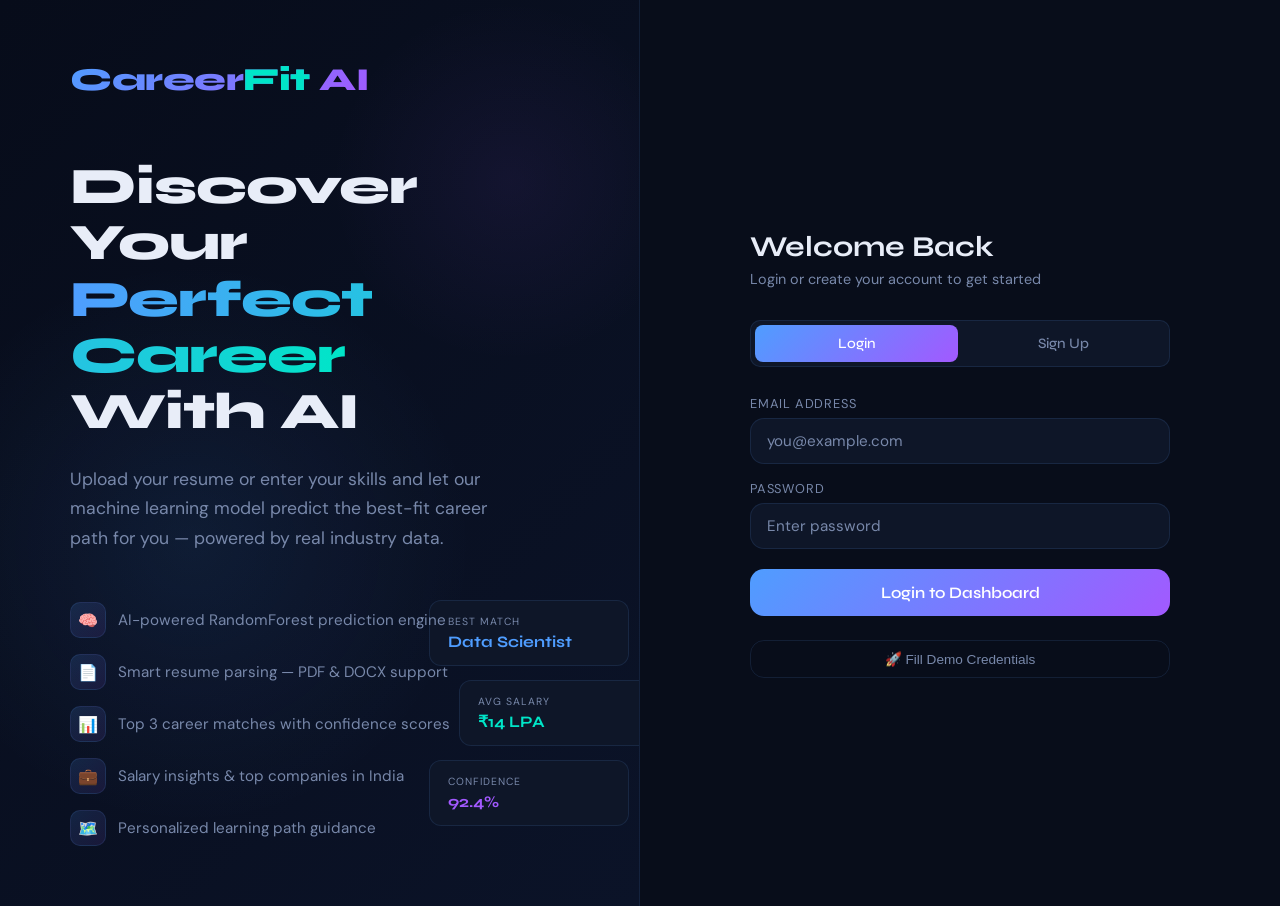
<file: frontend/index.html>
<!DOCTYPE html>
<html lang="en">
<head>
  <meta charset="UTF-8" />
  <meta name="viewport" content="width=device-width, initial-scale=1.0" />
  <title>CareerFit AI — Find Your Perfect Career</title>
  <link rel="stylesheet" href="css/style.css" />
  <link rel="icon" href="data:image/svg+xml,<svg xmlns='http://www.w3.org/2000/svg' viewBox='0 0 100 100'><text y='.9em' font-size='90'>✦</text></svg>" />
</head>
<body>
  <div class="bg-mesh"></div>
  <div class="grid-overlay"></div>
  <div class="particles" id="particles"></div>

  <main class="page login-page">

    <!-- Hero / Info Side -->
    <section class="hero-side">
      <div class="brand">Career<span>Fit</span> AI</div>

      <h1 class="hero-headline">
        Discover Your<br>
        <span class="highlight">Perfect Career</span><br>
        With AI
      </h1>

      <p class="hero-sub">
        Upload your resume or enter your skills and let our machine learning model
        predict the best-fit career path for you — powered by real industry data.
      </p>

      <ul class="features-list">
        <li>
          <span class="feature-icon">🧠</span>
          AI-powered RandomForest prediction engine
        </li>
        <li>
          <span class="feature-icon">📄</span>
          Smart resume parsing — PDF &amp; DOCX support
        </li>
        <li>
          <span class="feature-icon">📊</span>
          Top 3 career matches with confidence scores
        </li>
        <li>
          <span class="feature-icon">💼</span>
          Salary insights &amp; top companies in India
        </li>
        <li>
          <span class="feature-icon">🗺️</span>
          Personalized learning path guidance
        </li>
      </ul>

      <!-- Floating mini cards -->
      <div class="floating-cards">
        <div class="mini-card">
          <div class="mc-label">Best Match</div>
          <div class="mc-value accent">Data Scientist</div>
        </div>
        <div class="mini-card">
          <div class="mc-label">Avg Salary</div>
          <div class="mc-value accent3">₹14 LPA</div>
        </div>
        <div class="mini-card">
          <div class="mc-label">Confidence</div>
          <div class="mc-value accent2">92.4%</div>
        </div>
      </div>
    </section>

    <!-- Auth Side -->
    <section class="auth-side">
      <div class="auth-card fade-in">
        <h2>Welcome Back</h2>
        <p class="subtitle">Login or create your account to get started</p>

        <!-- Tabs -->
        <div class="auth-tabs">
          <button class="auth-tab active" id="loginTab">Login</button>
          <button class="auth-tab" id="signupTab">Sign Up</button>
        </div>

        <!-- Login Form -->
        <form class="auth-form active" id="loginForm" novalidate>
          <div id="loginError" class="alert alert-error"></div>

          <div class="form-group">
            <label for="loginEmail">Email Address</label>
            <input type="email" id="loginEmail" placeholder="you@example.com" autocomplete="email" />
          </div>

          <div class="form-group">
            <label for="loginPassword">Password</label>
            <input type="password" id="loginPassword" placeholder="Enter password" autocomplete="current-password" />
          </div>

          <button type="submit" class="btn-primary">Login to Dashboard</button>
          <button type="button" class="btn-demo" id="demoLogin">🚀 Fill Demo Credentials</button>
        </form>

        <!-- Signup Form -->
        <form class="auth-form" id="signupForm" novalidate>
          <div id="signupError" class="alert alert-error"></div>
          <div id="signupSuccess" class="alert alert-success"></div>

          <div class="form-group">
            <label for="signupName">Full Name</label>
            <input type="text" id="signupName" placeholder="Your full name" autocomplete="name" />
          </div>

          <div class="form-group">
            <label for="signupEmail">Email Address</label>
            <input type="email" id="signupEmail" placeholder="you@example.com" autocomplete="email" />
          </div>

          <div class="form-group">
            <label for="signupPassword">Password</label>
            <input type="password" id="signupPassword" placeholder="Min 6 characters" autocomplete="new-password" />
          </div>

          <div class="form-group">
            <label for="signupConfirm">Confirm Password</label>
            <input type="password" id="signupConfirm" placeholder="Repeat password" autocomplete="new-password" />
          </div>

          <button type="submit" class="btn-primary">Create Account</button>
        </form>
      </div>
    </section>

  </main>

  <script src="js/api.js"></script>
  <script src="js/login.js"></script>
  <script>
    // Generate particles
    const container = document.getElementById('particles');
    for (let i = 0; i < 20; i++) {
      const p = document.createElement('div');
      p.className = 'particle';
      const size = Math.random() * 4 + 2;
      p.style.cssText = `
        width: ${size}px; height: ${size}px;
        left: ${Math.random() * 100}%;
        animation-delay: ${Math.random() * 12}s;
        animation-duration: ${10 + Math.random() * 8}s;
        background: ${['#4f9dff','#a259ff','#00e5c8'][Math.floor(Math.random()*3)]};
      `;
      container.appendChild(p);
    }
  </script>
</body>
</html>
</file>
<file: frontend/css/style.css>
/* ── CareerFit AI — CSS ────────────────────────────────────────────────── */
@import url('https://fonts.googleapis.com/css2?family=Syne:wght@400;600;700;800&family=DM+Sans:wght@300;400;500&display=swap');

:root {
  --bg:        #050810;
  --bg2:       #080d1a;
  --surface:   #0e1628;
  --surface2:  #141e35;
  --border:    rgba(99,160,255,0.12);
  --accent:    #4f9dff;
  --accent2:   #a259ff;
  --accent3:   #00e5c8;
  --gold:      #ffc654;
  --text:      #e8edf8;
  --muted:     #7888aa;
  --success:   #22d3a0;
  --error:     #ff5577;
  --glow:      0 0 40px rgba(79,157,255,0.15);
  --radius:    14px;
  --radius-lg: 22px;
}

*, *::before, *::after { box-sizing: border-box; margin: 0; padding: 0; }

html { scroll-behavior: smooth; }

body {
  font-family: 'DM Sans', sans-serif;
  background: var(--bg);
  color: var(--text);
  min-height: 100vh;
  overflow-x: hidden;
}

h1, h2, h3, h4, .brand { font-family: 'Syne', sans-serif; }

/* ── Scrollbar ── */
::-webkit-scrollbar { width: 6px; }
::-webkit-scrollbar-track { background: var(--bg); }
::-webkit-scrollbar-thumb { background: var(--surface2); border-radius: 3px; }

/* ── Background mesh ── */
.bg-mesh {
  position: fixed; inset: 0; z-index: 0; pointer-events: none;
  background:
    radial-gradient(ellipse 80% 60% at 20% 10%, rgba(79,157,255,0.07) 0%, transparent 60%),
    radial-gradient(ellipse 60% 40% at 80% 80%, rgba(162,89,255,0.06) 0%, transparent 55%),
    radial-gradient(ellipse 50% 50% at 50% 50%, rgba(0,229,200,0.03) 0%, transparent 70%);
}

.grid-overlay {
  position: fixed; inset: 0; z-index: 0; pointer-events: none;
  background-image:
    linear-gradient(rgba(79,157,255,0.025) 1px, transparent 1px),
    linear-gradient(90deg, rgba(79,157,255,0.025) 1px, transparent 1px);
  background-size: 60px 60px;
}

/* ── Particles (animated dots) ── */
.particles { position: fixed; inset: 0; z-index: 0; pointer-events: none; overflow: hidden; }
.particle {
  position: absolute; border-radius: 50%;
  background: var(--accent); opacity: 0;
  animation: floatUp 12s infinite;
}
@keyframes floatUp {
  0%   { transform: translateY(100vh) scale(0); opacity: 0; }
  10%  { opacity: 0.4; }
  90%  { opacity: 0.1; }
  100% { transform: translateY(-10vh) scale(1); opacity: 0; }
}

/* ── PAGE WRAPPER ── */
.page { position: relative; z-index: 1; }

/* ══════════════════════════════════════════════
   INDEX / LOGIN PAGE
══════════════════════════════════════════════ */
.login-page {
  min-height: 100vh;
  display: grid;
  grid-template-columns: 1fr 1fr;
}

/* Hero side */
.hero-side {
  display: flex; flex-direction: column;
  justify-content: center; align-items: flex-start;
  padding: 60px 70px;
  background: linear-gradient(135deg, #070c1a 0%, #0b1328 100%);
  border-right: 1px solid var(--border);
  position: relative; overflow: hidden;
}

.hero-side::before {
  content: '';
  position: absolute; inset: 0;
  background:
    radial-gradient(circle 400px at 30% 60%, rgba(79,157,255,0.09) 0%, transparent 70%),
    radial-gradient(circle 300px at 80% 20%, rgba(162,89,255,0.07) 0%, transparent 60%);
}

.brand {
  font-size: 2rem; font-weight: 800;
  background: linear-gradient(135deg, var(--accent), var(--accent2));
  -webkit-background-clip: text; -webkit-text-fill-color: transparent;
  background-clip: text;
  margin-bottom: 60px; position: relative; z-index: 1;
  letter-spacing: -0.5px;
}

.brand span { color: var(--accent3); -webkit-text-fill-color: var(--accent3); }

.hero-headline {
  font-size: 3.2rem; font-weight: 800; line-height: 1.1;
  margin-bottom: 24px; position: relative; z-index: 1;
  letter-spacing: -1px;
}

.hero-headline .highlight {
  background: linear-gradient(90deg, var(--accent), var(--accent3));
  -webkit-background-clip: text; -webkit-text-fill-color: transparent;
  background-clip: text;
}

.hero-sub {
  font-size: 1.1rem; color: var(--muted); line-height: 1.7;
  max-width: 440px; margin-bottom: 48px;
  position: relative; z-index: 1;
}

.features-list {
  list-style: none; display: flex; flex-direction: column; gap: 16px;
  position: relative; z-index: 1;
}

.features-list li {
  display: flex; align-items: center; gap: 12px;
  font-size: 0.95rem; color: var(--muted);
}

.feature-icon {
  width: 36px; height: 36px; border-radius: 10px;
  background: linear-gradient(135deg, rgba(79,157,255,0.15), rgba(162,89,255,0.1));
  border: 1px solid var(--border);
  display: flex; align-items: center; justify-content: center;
  font-size: 1rem; flex-shrink: 0;
}

.floating-cards {
  position: absolute; right: -20px; bottom: 80px;
  display: flex; flex-direction: column; gap: 14px;
  pointer-events: none;
}

.mini-card {
  background: var(--surface);
  border: 1px solid var(--border);
  border-radius: 12px; padding: 14px 18px;
  width: 200px;
  animation: floatCard 4s ease-in-out infinite;
  backdrop-filter: blur(10px);
}

.mini-card:nth-child(2) { animation-delay: 1.5s; margin-left: 30px; }
.mini-card:nth-child(3) { animation-delay: 0.8s; }

@keyframes floatCard {
  0%, 100% { transform: translateY(0); }
  50%       { transform: translateY(-10px); }
}

.mc-label { font-size: 0.65rem; color: var(--muted); text-transform: uppercase; letter-spacing: 1px; }
.mc-value { font-size: 1rem; font-weight: 700; font-family: 'Syne', sans-serif; margin-top: 4px; }
.mc-value.accent  { color: var(--accent); }
.mc-value.accent2 { color: var(--accent2); }
.mc-value.accent3 { color: var(--accent3); }

/* Auth side */
.auth-side {
  display: flex; align-items: center; justify-content: center;
  padding: 40px 60px;
  background: var(--bg2);
}

.auth-card {
  width: 100%; max-width: 420px;
}

.auth-card h2 {
  font-size: 1.8rem; font-weight: 700; margin-bottom: 6px;
}

.auth-card .subtitle {
  color: var(--muted); font-size: 0.9rem; margin-bottom: 32px;
}

/* Tabs */
.auth-tabs {
  display: flex; gap: 4px;
  background: var(--surface); border-radius: 10px;
  padding: 4px; margin-bottom: 28px;
  border: 1px solid var(--border);
}

.auth-tab {
  flex: 1; padding: 10px;
  text-align: center; border: none;
  background: transparent; color: var(--muted);
  border-radius: 8px; cursor: pointer;
  font-size: 0.9rem; font-weight: 500;
  font-family: 'Syne', sans-serif;
  transition: all 0.25s;
}

.auth-tab.active {
  background: linear-gradient(135deg, var(--accent), var(--accent2));
  color: #fff;
}

/* Forms */
.auth-form { display: none; flex-direction: column; gap: 16px; }
.auth-form.active { display: flex; }

.form-group { display: flex; flex-direction: column; gap: 6px; }

.form-group label {
  font-size: 0.8rem; color: var(--muted);
  text-transform: uppercase; letter-spacing: 0.8px;
}

.form-group input {
  width: 100%; padding: 12px 16px;
  background: var(--surface); border: 1px solid var(--border);
  border-radius: var(--radius); color: var(--text);
  font-size: 0.95rem; font-family: 'DM Sans', sans-serif;
  transition: border-color 0.2s, box-shadow 0.2s;
  outline: none;
}

.form-group input:focus {
  border-color: var(--accent);
  box-shadow: 0 0 0 3px rgba(79,157,255,0.12);
}

.form-group input::placeholder { color: var(--muted); }

/* Buttons */
.btn-primary {
  width: 100%; padding: 14px;
  background: linear-gradient(135deg, var(--accent), var(--accent2));
  border: none; border-radius: var(--radius);
  color: #fff; font-size: 1rem; font-weight: 600;
  font-family: 'Syne', sans-serif;
  cursor: pointer; transition: all 0.3s;
  position: relative; overflow: hidden;
  margin-top: 4px;
}

.btn-primary::after {
  content: '';
  position: absolute; inset: 0;
  background: linear-gradient(135deg, rgba(255,255,255,0.1), transparent);
  opacity: 0; transition: opacity 0.2s;
}

.btn-primary:hover::after { opacity: 1; }
.btn-primary:hover { transform: translateY(-1px); box-shadow: 0 8px 25px rgba(79,157,255,0.3); }
.btn-primary:active { transform: translateY(0); }
.btn-primary:disabled { opacity: 0.7; cursor: not-allowed; transform: none; }

.btn-demo {
  width: 100%; padding: 10px;
  background: transparent; border: 1px solid var(--border);
  border-radius: var(--radius); color: var(--muted);
  font-size: 0.85rem; cursor: pointer; transition: all 0.2s;
  margin-top: 8px;
}
.btn-demo:hover { border-color: var(--accent); color: var(--accent); }

/* Alert messages */
.alert {
  padding: 12px 16px; border-radius: 10px;
  font-size: 0.88rem; display: none;
}
.alert-error  { background: rgba(255,85,119,0.12); border: 1px solid rgba(255,85,119,0.3); color: var(--error); }
.alert-success { background: rgba(34,211,160,0.1); border: 1px solid rgba(34,211,160,0.3); color: var(--success); }

.shake {
  animation: shake 0.4s ease;
}
@keyframes shake {
  0%,100% { transform: translateX(0); }
  25%     { transform: translateX(-8px); }
  75%     { transform: translateX(8px); }
}

/* Spinner */
.spinner {
  display: inline-block; width: 14px; height: 14px;
  border: 2px solid rgba(255,255,255,0.3);
  border-top-color: #fff; border-radius: 50%;
  animation: spin 0.7s linear infinite;
  vertical-align: middle; margin-right: 4px;
}
@keyframes spin { to { transform: rotate(360deg); } }

/* ══════════════════════════════════════════════
   DASHBOARD PAGE
══════════════════════════════════════════════ */
.dashboard-layout { min-height: 100vh; display: flex; flex-direction: column; }

/* Navbar */
.navbar {
  display: flex; align-items: center; justify-content: space-between;
  padding: 16px 40px;
  background: rgba(8,13,26,0.85);
  border-bottom: 1px solid var(--border);
  backdrop-filter: blur(20px);
  position: sticky; top: 0; z-index: 100;
}

.nav-brand {
  font-family: 'Syne', sans-serif;
  font-size: 1.4rem; font-weight: 800;
  background: linear-gradient(135deg, var(--accent), var(--accent2));
  -webkit-background-clip: text; -webkit-text-fill-color: transparent;
  background-clip: text;
}

.nav-user {
  display: flex; align-items: center; gap: 14px;
}

.user-avatar {
  width: 38px; height: 38px; border-radius: 50%;
  background: linear-gradient(135deg, var(--accent), var(--accent2));
  display: flex; align-items: center; justify-content: center;
  font-family: 'Syne', sans-serif; font-weight: 700; font-size: 1rem;
}

.user-info { display: flex; flex-direction: column; }
.user-name-nav { font-size: 0.9rem; font-weight: 600; }
.user-email-nav { font-size: 0.75rem; color: var(--muted); }

.btn-logout {
  padding: 8px 18px;
  background: transparent; border: 1px solid var(--border);
  border-radius: 8px; color: var(--muted);
  font-size: 0.85rem; cursor: pointer; transition: all 0.2s;
}
.btn-logout:hover { border-color: var(--error); color: var(--error); }

/* Main content */
.dash-content {
  flex: 1; padding: 40px;
  max-width: 1100px; width: 100%; margin: 0 auto;
}

.dash-header { margin-bottom: 36px; }
.dash-header h1 { font-size: 2rem; font-weight: 800; margin-bottom: 6px; }
.dash-header p  { color: var(--muted); }

/* Stats row */
.stats-row {
  display: grid; grid-template-columns: repeat(3, 1fr);
  gap: 16px; margin-bottom: 36px;
}

.stat-card {
  background: var(--surface); border: 1px solid var(--border);
  border-radius: var(--radius); padding: 20px 24px;
  display: flex; align-items: center; gap: 16px;
  transition: transform 0.2s;
}
.stat-card:hover { transform: translateY(-2px); }

.stat-icon {
  font-size: 1.8rem; width: 52px; height: 52px;
  border-radius: 12px; display: flex; align-items: center; justify-content: center;
  background: linear-gradient(135deg, rgba(79,157,255,0.1), rgba(162,89,255,0.1));
  border: 1px solid var(--border);
}

.stat-label { font-size: 0.75rem; color: var(--muted); text-transform: uppercase; letter-spacing: 0.8px; }
.stat-value { font-size: 1.5rem; font-weight: 700; font-family: 'Syne', sans-serif; margin-top: 2px; }

/* Input area */
.input-area {
  background: var(--surface); border: 1px solid var(--border);
  border-radius: var(--radius-lg); padding: 32px;
  margin-bottom: 36px;
}

.input-area-header {
  display: flex; align-items: center; justify-content: space-between;
  margin-bottom: 24px;
}

.input-area-header h2 { font-size: 1.2rem; font-weight: 700; }

.input-tabs {
  display: flex; gap: 4px;
  background: var(--bg2); border-radius: 10px;
  padding: 4px; border: 1px solid var(--border);
}

.input-tab {
  padding: 8px 20px; border: none;
  background: transparent; color: var(--muted);
  border-radius: 8px; cursor: pointer;
  font-size: 0.88rem; font-weight: 500;
  font-family: 'Syne', sans-serif; transition: all 0.25s;
}

.input-tab.active {
  background: linear-gradient(135deg, var(--accent), var(--accent2));
  color: #fff;
}

.input-panel { display: none; }
.input-panel.active { display: block; }

/* Drop zone */
.drop-zone {
  border: 2px dashed var(--border);
  border-radius: var(--radius-lg); padding: 50px;
  text-align: center; cursor: pointer;
  transition: all 0.3s; position: relative;
}

.drop-zone:hover, .drop-zone.drag-over {
  border-color: var(--accent);
  background: rgba(79,157,255,0.04);
}

.drop-zone.has-file { border-style: solid; border-color: var(--success); }

.dz-icon { font-size: 3rem; margin-bottom: 12px; }
.dz-title { font-size: 1rem; font-weight: 600; margin-bottom: 6px; }
.dz-sub  { font-size: 0.85rem; color: var(--muted); }

.file-selected {
  display: flex; align-items: center; gap: 12px;
  background: rgba(34,211,160,0.08); border: 1px solid rgba(34,211,160,0.2);
  border-radius: 10px; padding: 12px 16px; margin-top: 16px;
  text-align: left;
}
.file-icon { font-size: 1.4rem; }
.file-name { font-weight: 500; flex: 1; font-size: 0.9rem; }
.file-size { color: var(--muted); font-size: 0.8rem; }
.remove-file {
  background: transparent; border: none; color: var(--muted);
  cursor: pointer; font-size: 1rem; padding: 2px 6px;
  transition: color 0.2s;
}
.remove-file:hover { color: var(--error); }

/* Skills input */
.skills-input-wrap {
  display: flex; gap: 10px; margin-bottom: 16px;
}

.skills-input-wrap input {
  flex: 1; padding: 12px 16px;
  background: var(--bg2); border: 1px solid var(--border);
  border-radius: var(--radius); color: var(--text);
  font-size: 0.95rem; outline: none;
  font-family: 'DM Sans', sans-serif;
  transition: border-color 0.2s;
}

.skills-input-wrap input:focus {
  border-color: var(--accent);
  box-shadow: 0 0 0 3px rgba(79,157,255,0.1);
}

.btn-add-skill {
  padding: 12px 20px;
  background: linear-gradient(135deg, var(--accent), var(--accent2));
  border: none; border-radius: var(--radius);
  color: #fff; font-weight: 600; cursor: pointer;
  transition: all 0.2s; white-space: nowrap;
  font-family: 'Syne', sans-serif;
}
.btn-add-skill:hover { opacity: 0.85; }

.skill-tags {
  display: flex; flex-wrap: wrap; gap: 8px; min-height: 40px;
  margin-bottom: 8px;
}

.skill-tag {
  display: inline-flex; align-items: center; gap: 6px;
  background: rgba(79,157,255,0.12); border: 1px solid rgba(79,157,255,0.25);
  border-radius: 20px; padding: 5px 12px;
  font-size: 0.85rem; color: var(--accent);
  animation: tagPop 0.2s ease;
}
@keyframes tagPop { from { transform: scale(0.8); opacity: 0; } to { transform: scale(1); opacity: 1; } }

.skill-tag button {
  background: transparent; border: none; color: rgba(79,157,255,0.6);
  cursor: pointer; font-size: 0.8rem; padding: 0; line-height: 1;
  transition: color 0.2s;
}
.skill-tag button:hover { color: var(--error); }

.skill-count-label { font-size: 0.8rem; color: var(--muted); margin-bottom: 14px; }

.suggestions-label { font-size: 0.78rem; color: var(--muted); margin-bottom: 10px; text-transform: uppercase; letter-spacing: 0.8px; }

.skill-suggestions { display: flex; flex-wrap: wrap; gap: 8px; }

.suggest-chip {
  padding: 5px 12px;
  background: transparent; border: 1px solid var(--border);
  border-radius: 20px; color: var(--muted);
  font-size: 0.8rem; cursor: pointer; transition: all 0.2s;
}
.suggest-chip:hover { border-color: var(--accent); color: var(--accent); background: rgba(79,157,255,0.06); }
.suggest-chip.used { opacity: 0.4; cursor: default; text-decoration: line-through; }

/* Predict button */
.predict-wrap { text-align: center; margin-top: 28px; }

.btn-predict {
  padding: 16px 48px;
  background: linear-gradient(135deg, var(--accent), var(--accent2), var(--accent3));
  background-size: 200% 200%; animation: gradMove 4s ease infinite;
  border: none; border-radius: 50px;
  color: #fff; font-size: 1.1rem; font-weight: 700;
  font-family: 'Syne', sans-serif;
  cursor: pointer; transition: all 0.3s;
  box-shadow: 0 8px 30px rgba(79,157,255,0.25);
  display: inline-flex; align-items: center; gap: 10px;
}
@keyframes gradMove {
  0%   { background-position: 0% 50%; }
  50%  { background-position: 100% 50%; }
  100% { background-position: 0% 50%; }
}
.btn-predict:hover { transform: translateY(-2px); box-shadow: 0 12px 40px rgba(79,157,255,0.35); }
.btn-predict:disabled { opacity: 0.7; cursor: not-allowed; transform: none; animation: none; }

.btn-spinner {
  display: inline-block; width: 16px; height: 16px;
  border: 2px solid rgba(255,255,255,0.4);
  border-top-color: #fff; border-radius: 50%;
  animation: spin 0.7s linear infinite;
}

/* ══ RESULT SECTION ══ */
#resultSection { display: none; }

.result-header {
  text-align: center; margin-bottom: 28px;
}
.result-header h2 { font-size: 1.5rem; font-weight: 700; }
.result-badge {
  display: inline-block; margin-top: 8px;
  padding: 4px 14px; border-radius: 20px;
  background: rgba(34,211,160,0.12);
  border: 1px solid rgba(34,211,160,0.3);
  color: var(--success); font-size: 0.8rem; font-weight: 500;
}

/* Best Career Card */
.best-career-card {
  background: linear-gradient(135deg, #0d1a35, #111c38);
  border: 1px solid rgba(79,157,255,0.2);
  border-radius: var(--radius-lg); padding: 36px;
  margin-bottom: 24px; position: relative; overflow: hidden;
  animation: cardReveal 0.6s ease forwards;
}
@keyframes cardReveal {
  from { opacity: 0; transform: translateY(30px) scale(0.97); }
  to   { opacity: 1; transform: translateY(0) scale(1); }
}

.best-career-card::before {
  content: '';
  position: absolute; top: 0; left: 0; right: 0; height: 3px;
  background: linear-gradient(90deg, var(--accent), var(--accent2), var(--accent3));
}

.best-career-card::after {
  content: '';
  position: absolute; top: -80px; right: -80px;
  width: 250px; height: 250px; border-radius: 50%;
  background: radial-gradient(circle, rgba(79,157,255,0.06), transparent);
  pointer-events: none;
}

.career-card-top {
  display: flex; align-items: flex-start;
  justify-content: space-between; margin-bottom: 20px;
}

.career-title-group {}
.career-label { font-size: 0.72rem; color: var(--muted); text-transform: uppercase; letter-spacing: 1px; }
.career-name {
  font-family: 'Syne', sans-serif;
  font-size: 2.2rem; font-weight: 800;
  background: linear-gradient(135deg, var(--text), var(--accent));
  -webkit-background-clip: text; -webkit-text-fill-color: transparent;
  background-clip: text; line-height: 1.1; margin-top: 4px;
}

.confidence-badge {
  background: linear-gradient(135deg, var(--accent), var(--accent2));
  border-radius: 12px; padding: 10px 18px; text-align: center;
  flex-shrink: 0;
}
.conf-percent { font-size: 1.5rem; font-weight: 800; font-family: 'Syne', sans-serif; display: block; }
.conf-label   { font-size: 0.7rem; opacity: 0.9; }

.career-description {
  color: rgba(232,237,248,0.8); font-size: 0.95rem; line-height: 1.6;
  margin-bottom: 24px; border-left: 3px solid var(--accent);
  padding-left: 14px;
}

.career-details-grid {
  display: grid; grid-template-columns: repeat(2, 1fr);
  gap: 16px; margin-bottom: 20px;
}

.detail-item { background: rgba(79,157,255,0.05); border: 1px solid var(--border); border-radius: 12px; padding: 16px; }
.detail-label { font-size: 0.7rem; color: var(--muted); text-transform: uppercase; letter-spacing: 0.8px; margin-bottom: 6px; display: flex; align-items: center; gap: 6px; }
.detail-value { font-size: 0.95rem; font-weight: 500; line-height: 1.5; }

.detail-item.full { grid-column: 1 / -1; }

.career-key-skills { display: flex; flex-wrap: wrap; gap: 8px; margin-top: 8px; }
.result-skill-tag {
  padding: 4px 12px; border-radius: 20px;
  background: rgba(162,89,255,0.12); border: 1px solid rgba(162,89,255,0.25);
  font-size: 0.8rem; color: var(--accent2);
}

/* Detected skills */
.detected-skills-wrap {
  background: var(--surface); border: 1px solid var(--border);
  border-radius: var(--radius); padding: 20px; margin-bottom: 24px;
  display: none;
}
.detected-skills-wrap h4 { font-size: 0.85rem; color: var(--muted); margin-bottom: 12px; text-transform: uppercase; letter-spacing: 0.8px; }
.detected-skills { display: flex; flex-wrap: wrap; gap: 8px; }
.detected-tag {
  padding: 4px 12px; border-radius: 20px;
  background: rgba(0,229,200,0.08); border: 1px solid rgba(0,229,200,0.2);
  font-size: 0.8rem; color: var(--accent3);
}

/* Top 3 */
.top3-section {
  background: var(--surface); border: 1px solid var(--border);
  border-radius: var(--radius-lg); padding: 28px; margin-bottom: 24px;
}
.top3-section h3 { font-size: 1rem; font-weight: 700; margin-bottom: 20px; }

.top-career-item {
  display: grid; align-items: center;
  grid-template-columns: 32px 1fr 60px;
  gap: 12px; padding: 14px; border-radius: 10px;
  margin-bottom: 10px; border: 1px solid var(--border);
  transition: all 0.2s;
  grid-template-rows: auto auto;
}
.top-career-item:hover { border-color: var(--accent); background: rgba(79,157,255,0.03); }
.top-career-item.best { border-color: rgba(79,157,255,0.3); background: rgba(79,157,255,0.05); }

.rank {
  font-size: 0.8rem; color: var(--muted); font-weight: 700;
  font-family: 'Syne', sans-serif; text-align: center;
}
.top-career-item.best .rank { color: var(--gold); }
.top-career-name { font-weight: 600; font-size: 0.95rem; }
.top-career-conf { font-size: 0.85rem; color: var(--accent); font-weight: 600; text-align: right; }
.conf-bar {
  grid-column: 1 / -1; height: 3px;
  background: var(--surface2); border-radius: 2px; overflow: hidden;
}
.conf-fill {
  height: 100%; width: 0%;
  background: linear-gradient(90deg, var(--accent), var(--accent2));
  border-radius: 2px; transition: width 1s ease;
}

/* Notification */
.notification {
  position: fixed; bottom: 30px; right: 30px; z-index: 9999;
  padding: 14px 22px; border-radius: 12px;
  font-size: 0.9rem; font-weight: 500;
  transform: translateY(80px); opacity: 0;
  transition: all 0.35s cubic-bezier(0.34, 1.56, 0.64, 1);
  max-width: 340px;
}
.notification.show { transform: translateY(0); opacity: 1; }
.notification.error { background: rgba(255,85,119,0.15); border: 1px solid rgba(255,85,119,0.4); color: var(--error); }
.notification.info  { background: rgba(79,157,255,0.15); border: 1px solid rgba(79,157,255,0.4); color: var(--accent); }
.notification.success { background: rgba(34,211,160,0.12); border: 1px solid rgba(34,211,160,0.35); color: var(--success); }

/* ── Responsive ── */
@media (max-width: 900px) {
  .login-page { grid-template-columns: 1fr; }
  .hero-side { display: none; }
  .auth-side { padding: 40px 24px; }

  .stats-row { grid-template-columns: 1fr; }
  .dash-content { padding: 20px; }
  .navbar { padding: 14px 20px; }
  .input-area { padding: 20px; }
  .career-details-grid { grid-template-columns: 1fr; }
  .career-name { font-size: 1.6rem; }
  .hero-headline { font-size: 2rem; }
}

/* Animations for page load */
.fade-in { animation: fadeIn 0.5s ease forwards; }
.fade-in-delay { animation: fadeIn 0.5s ease 0.2s forwards; opacity: 0; }
.fade-in-delay2 { animation: fadeIn 0.5s ease 0.4s forwards; opacity: 0; }

@keyframes fadeIn {
  from { opacity: 0; transform: translateY(16px); }
  to   { opacity: 1; transform: translateY(0); }
}

/* Pulse glow on brand */
@keyframes pulseGlow {
  0%, 100% { text-shadow: 0 0 20px rgba(79,157,255,0.3); }
  50%       { text-shadow: 0 0 40px rgba(79,157,255,0.6), 0 0 80px rgba(162,89,255,0.3); }
}
.brand { animation: pulseGlow 3s ease-in-out infinite; }
</file>
